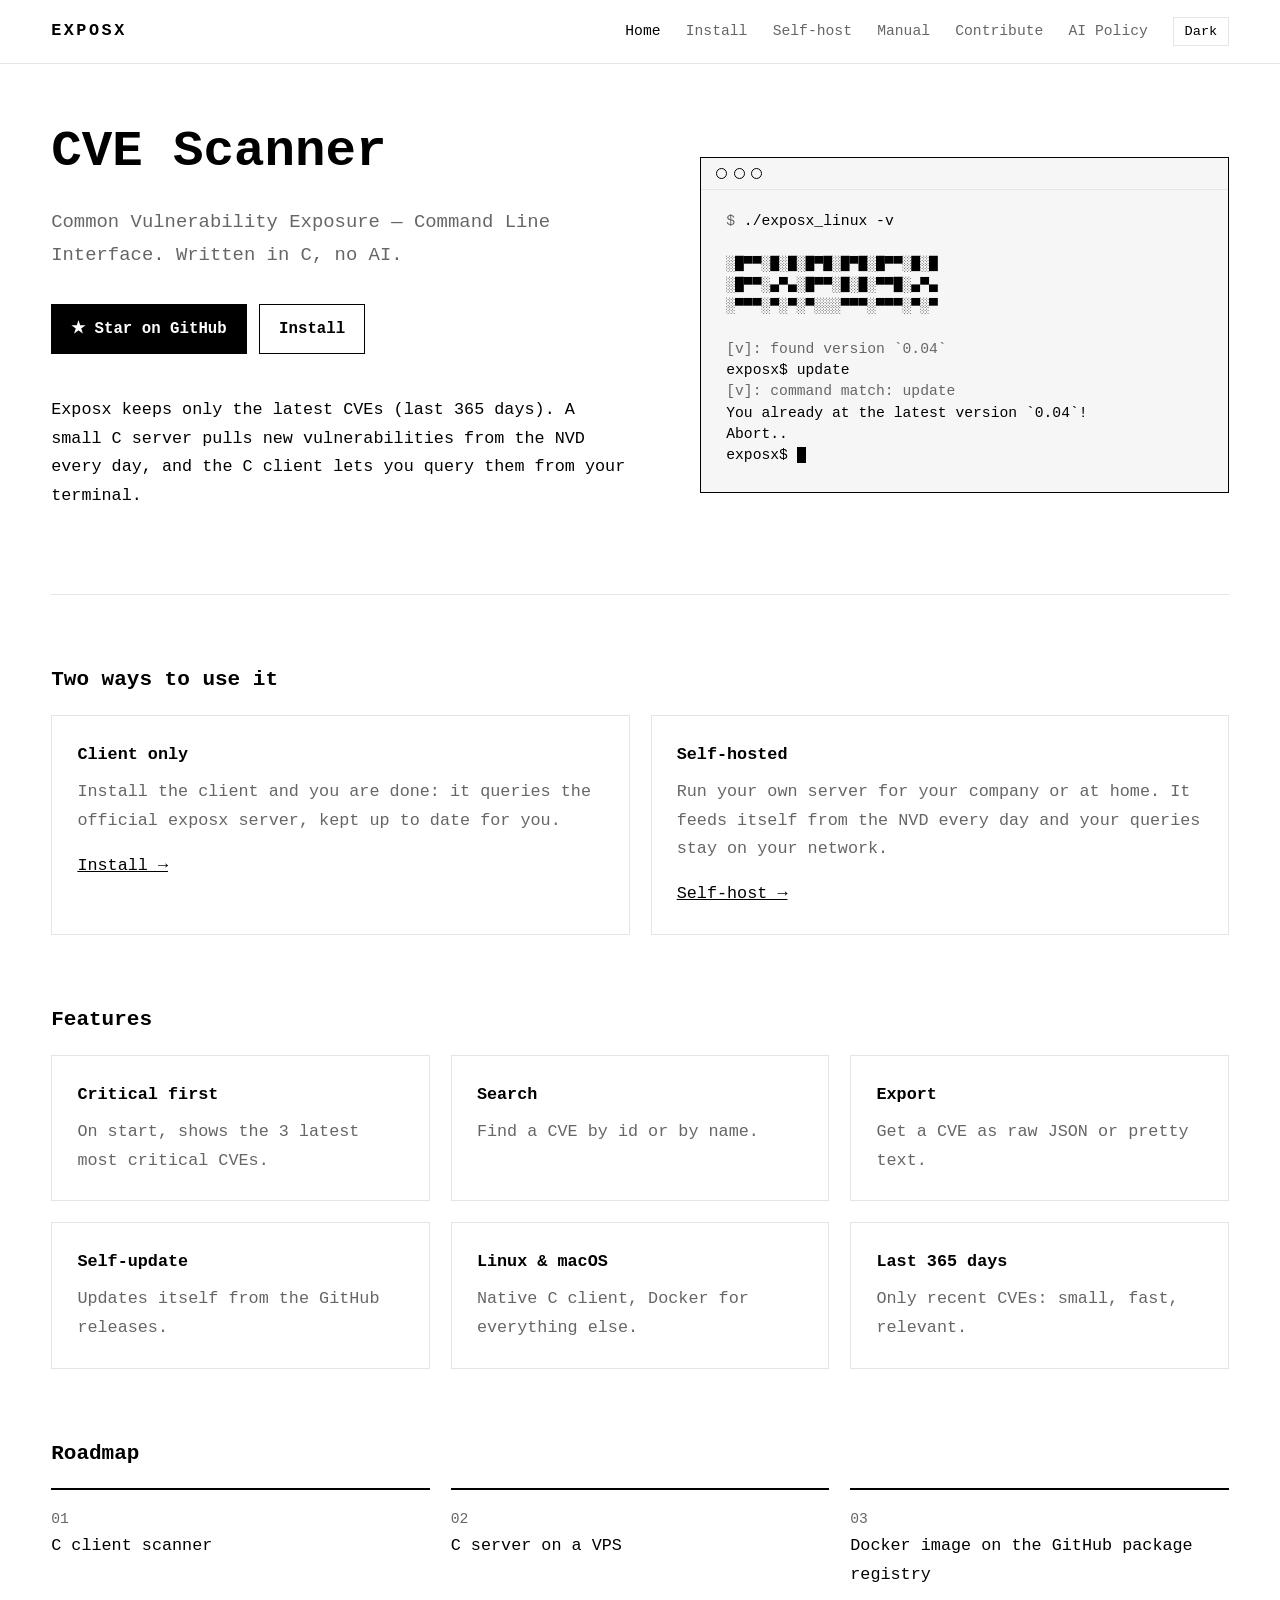
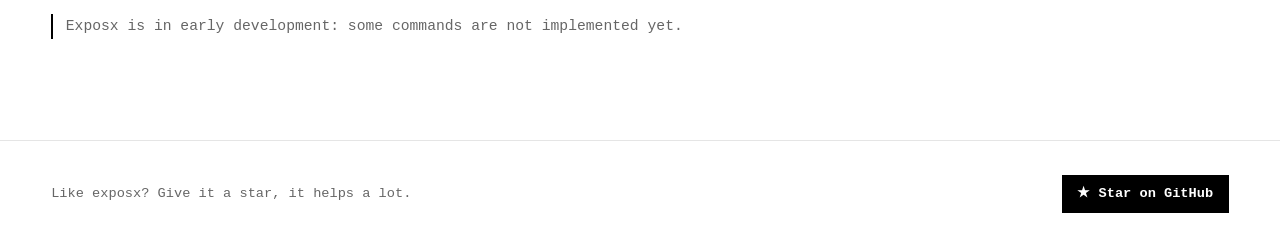
<file: index.html>
<!DOCTYPE html>
<html lang="en">
<head>
<meta charset="UTF-8">
<meta name="viewport" content="width=device-width, initial-scale=1.0">
<title>Exposx</title>
<link rel="stylesheet" href="style.css?v=10">
<script src="theme.js?v=10"></script>
</head>
<body>
<header class="site-header">
  <div class="wrap">
  <a class="logo" href="index.html">EXPOSX</a>
  <nav>
    <a href="index.html" aria-current="page">Home</a>
    <a href="install.html">Install</a>
    <a href="selfhost.html">Self-host</a>
    <a href="manual.html">Manual</a>
    <a href="contribute.html">Contribute</a>
    <a href="aipolicy.html">AI Policy</a>
    <button class="theme-toggle" type="button" aria-label="Toggle theme">Dark</button>
  </nav>
  </div>
</header>
<div class="wrap page">
<main class="home">

  <section class="hero">
    <div class="hero-main">
      <h1>CVE Scanner</h1>
      <p class="lead">Common Vulnerability Exposure — Command Line Interface. Written in C, no AI.</p>
      <p class="cta">
        <a class="star" href="https://github.com/2cat1vim/exposx" target="_blank" rel="noopener">★ Star on GitHub<span class="star-count" hidden></span></a>
        <a class="btn" href="install.html">Install</a>
      </p>
      <p class="hero-text">Exposx keeps only the latest CVEs (last 365 days). A small C server pulls new vulnerabilities from the NVD every day, and the C client lets you query them from your terminal.</p>
    </div>
    <div class="terminal" aria-label="exposx running in a terminal">
      <div class="terminal-bar"><span></span><span></span><span></span></div>
<pre><code><span class="dim">$</span> ./exposx_linux -v

░█▀▀░█░█░█▀█░█▀█░█▀▀░█░█
░█▀▀░▄▀▄░█▀▀░█░█░▀▀█░▄▀▄
░▀▀▀░▀░▀░▀░░░▀▀▀░▀▀▀░▀░▀

<span class="dim">[v]: found version `0.04`</span>
exposx$ update
<span class="dim">[v]: command match: update</span>
You already at the latest version `0.04`!
Abort..
exposx$ <span class="cursor"></span></code></pre>
    </div>
  </section>

  <section>
    <h2>Two ways to use it</h2>
    <div class="grid grid-2">
      <div class="card">
        <h3>Client only</h3>
        <p>Install the client and you are done: it queries the official exposx server, kept up to date for you.</p>
        <a href="install.html">Install →</a>
      </div>
      <div class="card">
        <h3>Self-hosted</h3>
        <p>Run your own server for your company or at home. It feeds itself from the NVD every day and your queries stay on your network.</p>
        <a href="selfhost.html">Self-host →</a>
      </div>
    </div>
  </section>

  <section>
    <h2>Features</h2>
    <div class="grid grid-3">
      <div class="card"><h3>Critical first</h3><p>On start, shows the 3 latest most critical CVEs.</p></div>
      <div class="card"><h3>Search</h3><p>Find a CVE by id or by name.</p></div>
      <div class="card"><h3>Export</h3><p>Get a CVE as raw JSON or pretty text.</p></div>
      <div class="card"><h3>Self-update</h3><p>Updates itself from the GitHub releases.</p></div>
      <div class="card"><h3>Linux &amp; macOS</h3><p>Native C client, Docker for everything else.</p></div>
      <div class="card"><h3>Last 365 days</h3><p>Only recent CVEs: small, fast, relevant.</p></div>
    </div>
  </section>

  <section>
    <h2>Roadmap</h2>
    <ol class="steps">
      <li><span>01</span>C client scanner</li>
      <li><span>02</span>C server on a VPS</li>
      <li><span>03</span>Docker image on the GitHub package registry</li>
    </ol>
    <p class="note">Exposx is in early development: some commands are not implemented yet.</p>
  </section>
</main>
</div>
<footer class="site-footer">
  <div class="wrap">
    <p>Like exposx? Give it a star, it helps a lot.</p>
    <a class="star" href="https://github.com/2cat1vim/exposx" target="_blank" rel="noopener">★ Star on GitHub<span class="star-count" hidden></span></a>
  </div>
</footer>
</body>
</html>
</file>
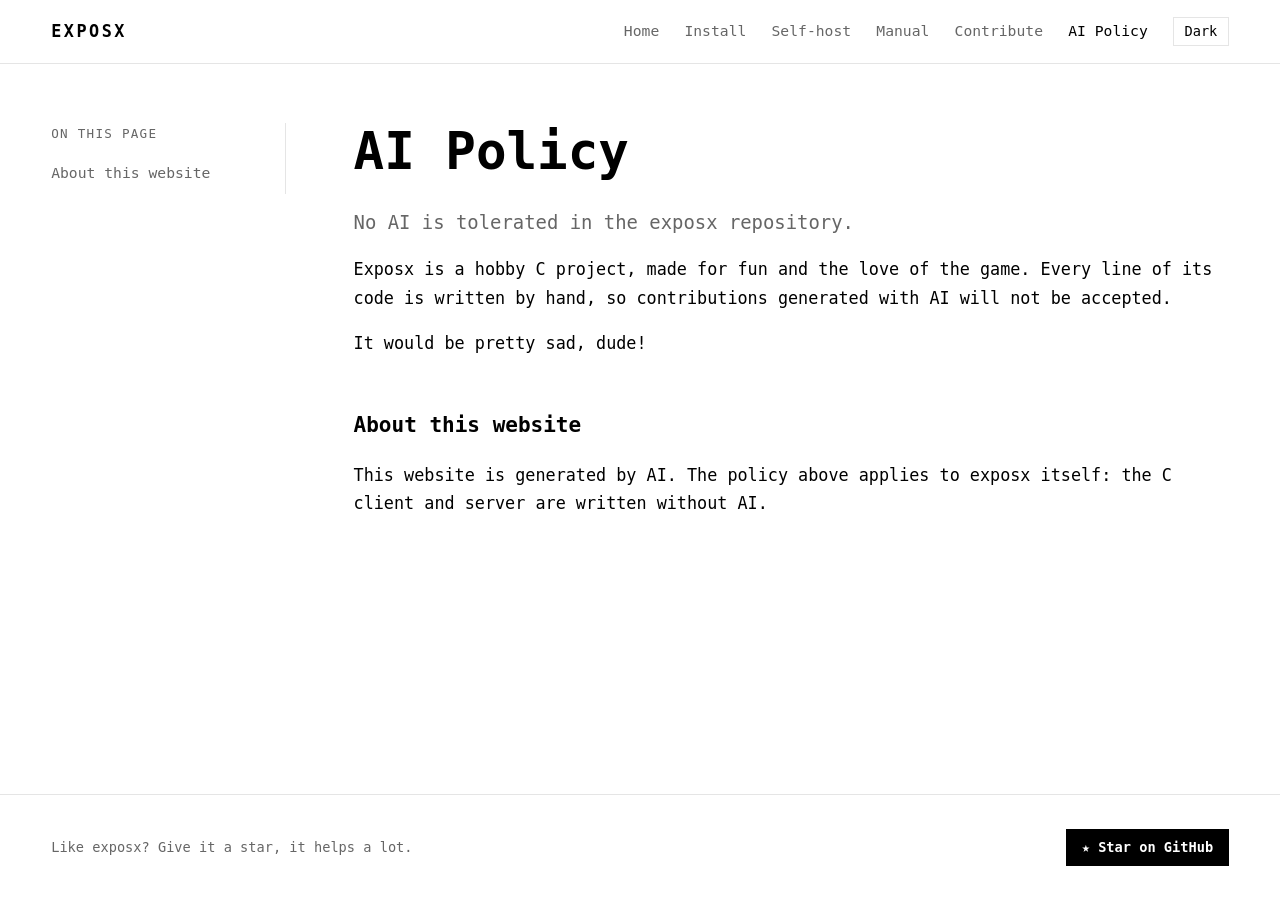
<file: aipolicy.html>
<!DOCTYPE html>
<html lang="en">
<head>
<meta charset="UTF-8">
<meta name="viewport" content="width=device-width, initial-scale=1.0">
<title>Exposx AI Policy</title>
<link rel="stylesheet" href="style.css?v=10">
<script src="theme.js?v=10"></script>
</head>
<body>
<header class="site-header">
  <div class="wrap">
  <a class="logo" href="index.html">EXPOSX</a>
  <nav>
    <a href="index.html">Home</a>
    <a href="install.html">Install</a>
    <a href="selfhost.html">Self-host</a>
    <a href="manual.html">Manual</a>
    <a href="contribute.html">Contribute</a>
    <a href="aipolicy.html" aria-current="page">AI Policy</a>
    <button class="theme-toggle" type="button" aria-label="Toggle theme">Dark</button>
  </nav>
  </div>
</header>
<div class="wrap page">
<div class="docs">
  <aside class="toc">
    <p>On this page</p>
    <ul>
      <li><a href="#about-this-website">About this website</a></li>
    </ul>
  </aside>
  <main>
<h1>AI Policy</h1>
  <p class="lead">No AI is tolerated in the exposx repository.</p>
  <p>Exposx is a hobby C project, made for fun and the love of the game. Every line of its code is written by hand, so contributions generated with AI will not be accepted.</p>
  <p>It would be pretty sad, dude!</p>

  <h2 id="about-this-website">About this website</h2>
  <p>This website is generated by AI. The policy above applies to exposx itself: the C client and server are written without AI.</p>
  </main>
</div>
</div>
<footer class="site-footer">
  <div class="wrap">
    <p>Like exposx? Give it a star, it helps a lot.</p>
    <a class="star" href="https://github.com/2cat1vim/exposx" target="_blank" rel="noopener">★ Star on GitHub<span class="star-count" hidden></span></a>
  </div>
</footer>
</body>
</html>
</file>
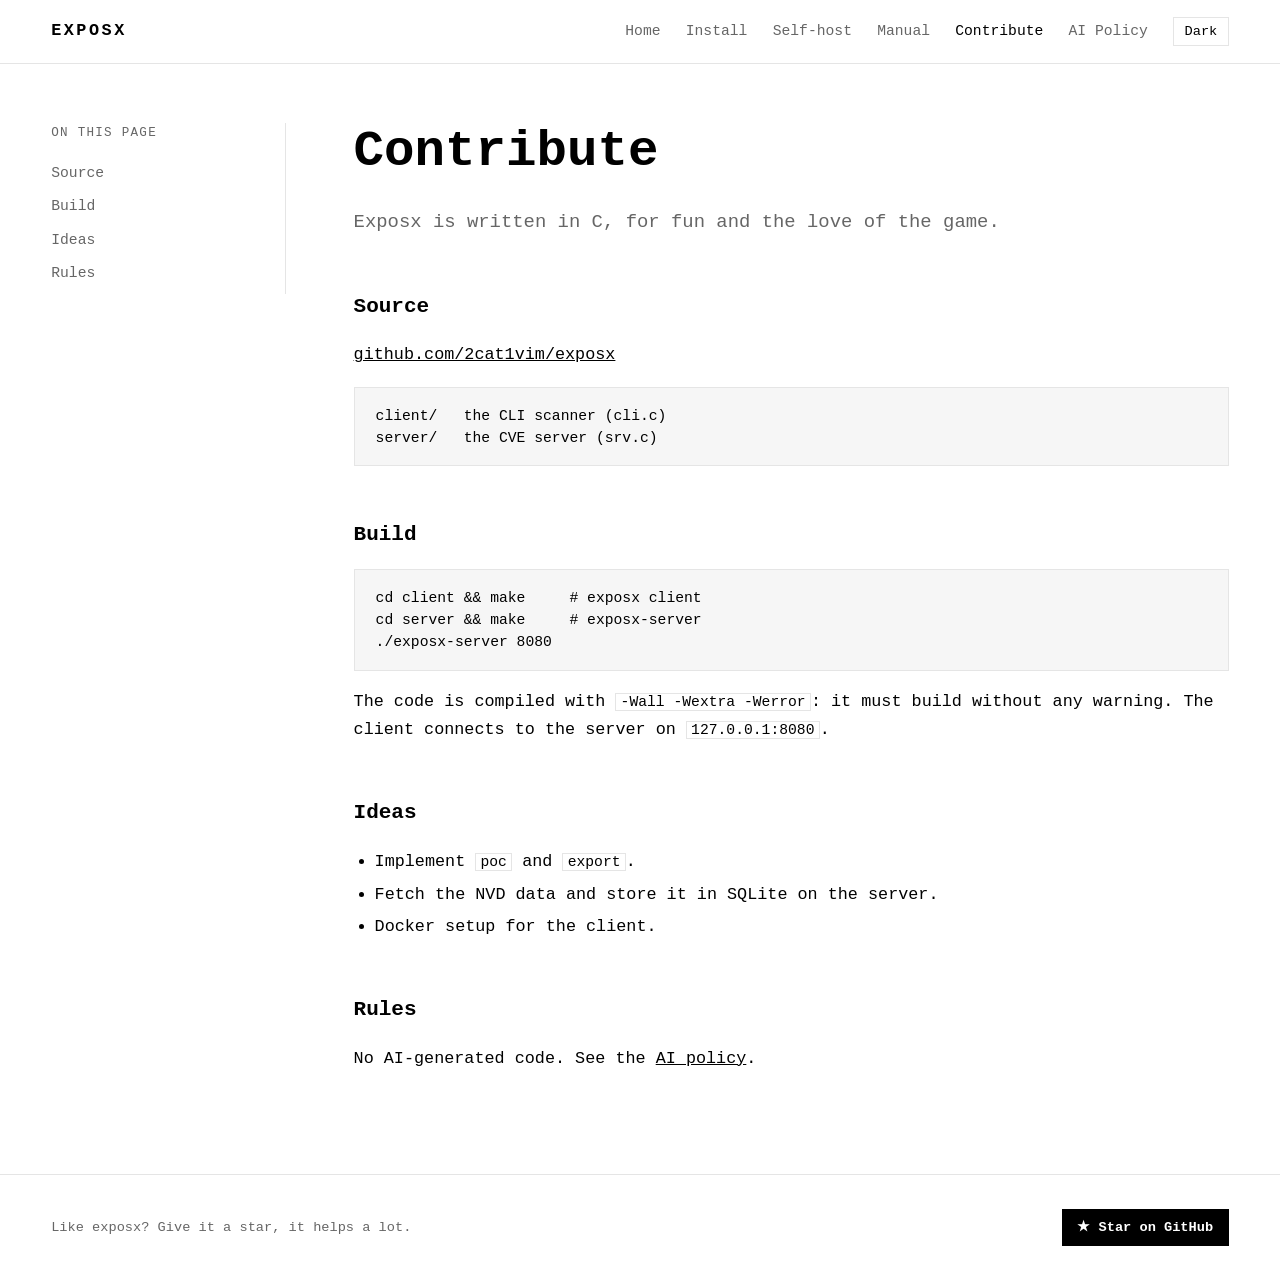
<file: contribute.html>
<!DOCTYPE html>
<html lang="en">
<head>
<meta charset="UTF-8">
<meta name="viewport" content="width=device-width, initial-scale=1.0">
<title>Exposx Contribute</title>
<link rel="stylesheet" href="style.css?v=10">
<script src="theme.js?v=10"></script>
</head>
<body>
<header class="site-header">
  <div class="wrap">
  <a class="logo" href="index.html">EXPOSX</a>
  <nav>
    <a href="index.html">Home</a>
    <a href="install.html">Install</a>
    <a href="selfhost.html">Self-host</a>
    <a href="manual.html">Manual</a>
    <a href="contribute.html" aria-current="page">Contribute</a>
    <a href="aipolicy.html">AI Policy</a>
    <button class="theme-toggle" type="button" aria-label="Toggle theme">Dark</button>
  </nav>
  </div>
</header>
<div class="wrap page">
<div class="docs">
  <aside class="toc">
    <p>On this page</p>
    <ul>
      <li><a href="#source">Source</a></li>
      <li><a href="#build">Build</a></li>
      <li><a href="#ideas">Ideas</a></li>
      <li><a href="#rules">Rules</a></li>
    </ul>
  </aside>
  <main>
<h1>Contribute</h1>
  <p class="lead">Exposx is written in C, for fun and the love of the game.</p>

  <h2 id="source">Source</h2>
  <p><a href="https://github.com/2cat1vim/exposx">github.com/2cat1vim/exposx</a></p>
<pre><code>client/   the CLI scanner (cli.c)
server/   the CVE server (srv.c)</code></pre>

  <h2 id="build">Build</h2>
<pre><code>cd client &amp;&amp; make     # exposx client
cd server &amp;&amp; make     # exposx-server
./exposx-server 8080</code></pre>
  <p>The code is compiled with <code>-Wall -Wextra -Werror</code>: it must build without any warning. The client connects to the server on <code>127.0.0.1:8080</code>.</p>

  <h2 id="ideas">Ideas</h2>
  <ul>
    <li>Implement <code>poc</code> and <code>export</code>.</li>
    <li>Fetch the NVD data and store it in SQLite on the server.</li>
    <li>Docker setup for the client.</li>
  </ul>

  <h2 id="rules">Rules</h2>
  <p>No AI-generated code. See the <a href="aipolicy.html">AI policy</a>.</p>
  </main>
</div>
</div>
<footer class="site-footer">
  <div class="wrap">
    <p>Like exposx? Give it a star, it helps a lot.</p>
    <a class="star" href="https://github.com/2cat1vim/exposx" target="_blank" rel="noopener">★ Star on GitHub<span class="star-count" hidden></span></a>
  </div>
</footer>
</body>
</html>
</file>
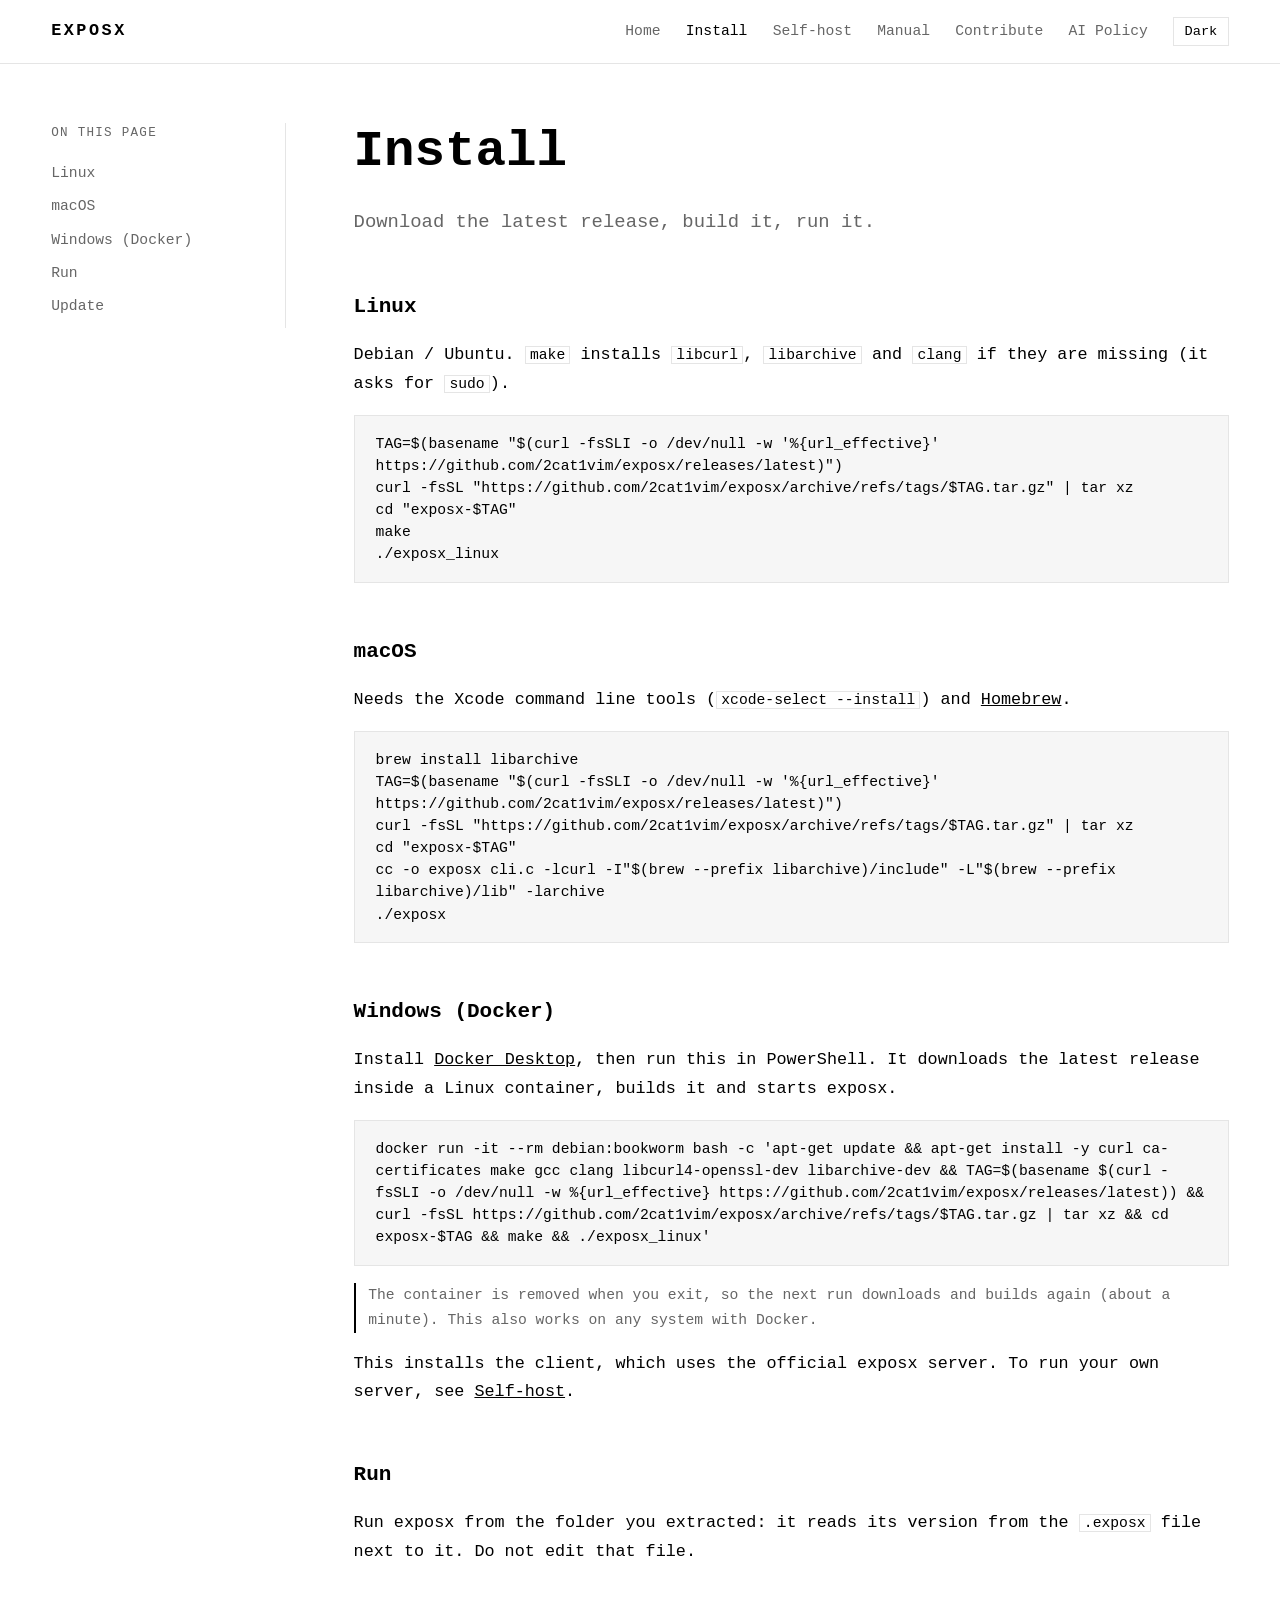
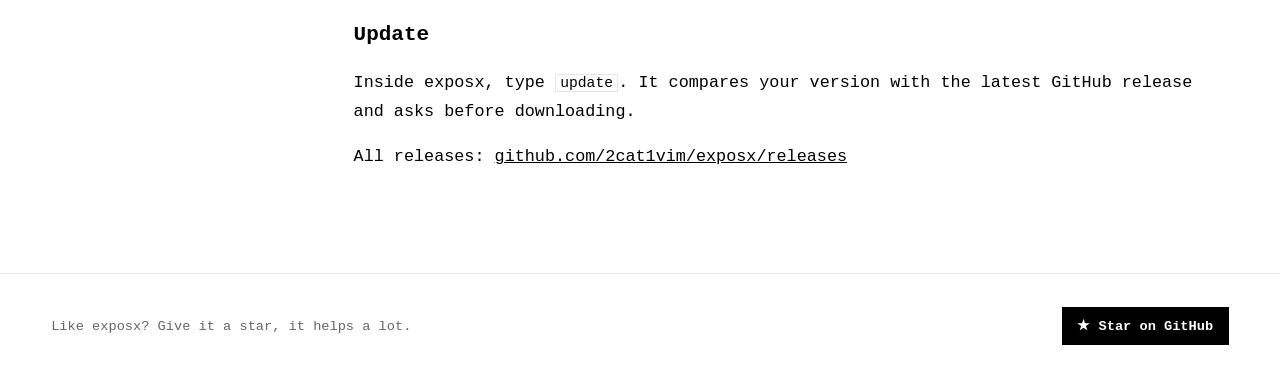
<file: install.html>
<!DOCTYPE html>
<html lang="en">
<head>
<meta charset="UTF-8">
<meta name="viewport" content="width=device-width, initial-scale=1.0">
<title>Exposx Install</title>
<link rel="stylesheet" href="style.css?v=10">
<script src="theme.js?v=10"></script>
</head>
<body>
<header class="site-header">
  <div class="wrap">
  <a class="logo" href="index.html">EXPOSX</a>
  <nav>
    <a href="index.html">Home</a>
    <a href="install.html" aria-current="page">Install</a>
    <a href="selfhost.html">Self-host</a>
    <a href="manual.html">Manual</a>
    <a href="contribute.html">Contribute</a>
    <a href="aipolicy.html">AI Policy</a>
    <button class="theme-toggle" type="button" aria-label="Toggle theme">Dark</button>
  </nav>
  </div>
</header>
<div class="wrap page">
<div class="docs">
  <aside class="toc">
    <p>On this page</p>
    <ul>
      <li><a href="#linux">Linux</a></li>
      <li><a href="#macos">macOS</a></li>
      <li><a href="#windows-docker">Windows (Docker)</a></li>
      <li><a href="#run">Run</a></li>
      <li><a href="#update">Update</a></li>
    </ul>
  </aside>
  <main>
<h1>Install</h1>
  <p class="lead">Download the latest release, build it, run it.</p>

  <h2 id="linux">Linux</h2>
  <p>Debian / Ubuntu. <code>make</code> installs <code>libcurl</code>, <code>libarchive</code> and <code>clang</code> if they are missing (it asks for <code>sudo</code>).</p>
<pre><code>TAG=$(basename "$(curl -fsSLI -o /dev/null -w '%{url_effective}' https://github.com/2cat1vim/exposx/releases/latest)")
curl -fsSL "https://github.com/2cat1vim/exposx/archive/refs/tags/$TAG.tar.gz" | tar xz
cd "exposx-$TAG"
make
./exposx_linux</code></pre>

  <h2 id="macos">macOS</h2>
  <p>Needs the Xcode command line tools (<code>xcode-select --install</code>) and <a href="https://brew.sh">Homebrew</a>.</p>
<pre><code>brew install libarchive
TAG=$(basename "$(curl -fsSLI -o /dev/null -w '%{url_effective}' https://github.com/2cat1vim/exposx/releases/latest)")
curl -fsSL "https://github.com/2cat1vim/exposx/archive/refs/tags/$TAG.tar.gz" | tar xz
cd "exposx-$TAG"
cc -o exposx cli.c -lcurl -I"$(brew --prefix libarchive)/include" -L"$(brew --prefix libarchive)/lib" -larchive
./exposx</code></pre>

  <h2 id="windows-docker">Windows (Docker)</h2>
  <p>Install <a href="https://www.docker.com/products/docker-desktop/">Docker Desktop</a>, then run this in PowerShell. It downloads the latest release inside a Linux container, builds it and starts exposx.</p>
<pre><code>docker run -it --rm debian:bookworm bash -c 'apt-get update && apt-get install -y curl ca-certificates make gcc clang libcurl4-openssl-dev libarchive-dev && TAG=$(basename $(curl -fsSLI -o /dev/null -w %{url_effective} https://github.com/2cat1vim/exposx/releases/latest)) && curl -fsSL https://github.com/2cat1vim/exposx/archive/refs/tags/$TAG.tar.gz | tar xz && cd exposx-$TAG && make && ./exposx_linux'</code></pre>
  <p class="note">The container is removed when you exit, so the next run downloads and builds again (about a minute). This also works on any system with Docker.</p>

  <p>This installs the client, which uses the official exposx server. To run your own server, see <a href="selfhost.html">Self-host</a>.</p>

  <h2 id="run">Run</h2>
  <p>Run exposx from the folder you extracted: it reads its version from the <code>.exposx</code> file next to it. Do not edit that file.</p>

  <h2 id="update">Update</h2>
  <p>Inside exposx, type <code>update</code>. It compares your version with the latest GitHub release and asks before downloading.</p>

  <p>All releases: <a href="https://github.com/2cat1vim/exposx/releases">github.com/2cat1vim/exposx/releases</a></p>
  </main>
</div>
</div>
<footer class="site-footer">
  <div class="wrap">
    <p>Like exposx? Give it a star, it helps a lot.</p>
    <a class="star" href="https://github.com/2cat1vim/exposx" target="_blank" rel="noopener">★ Star on GitHub<span class="star-count" hidden></span></a>
  </div>
</footer>
</body>
</html>
</file>
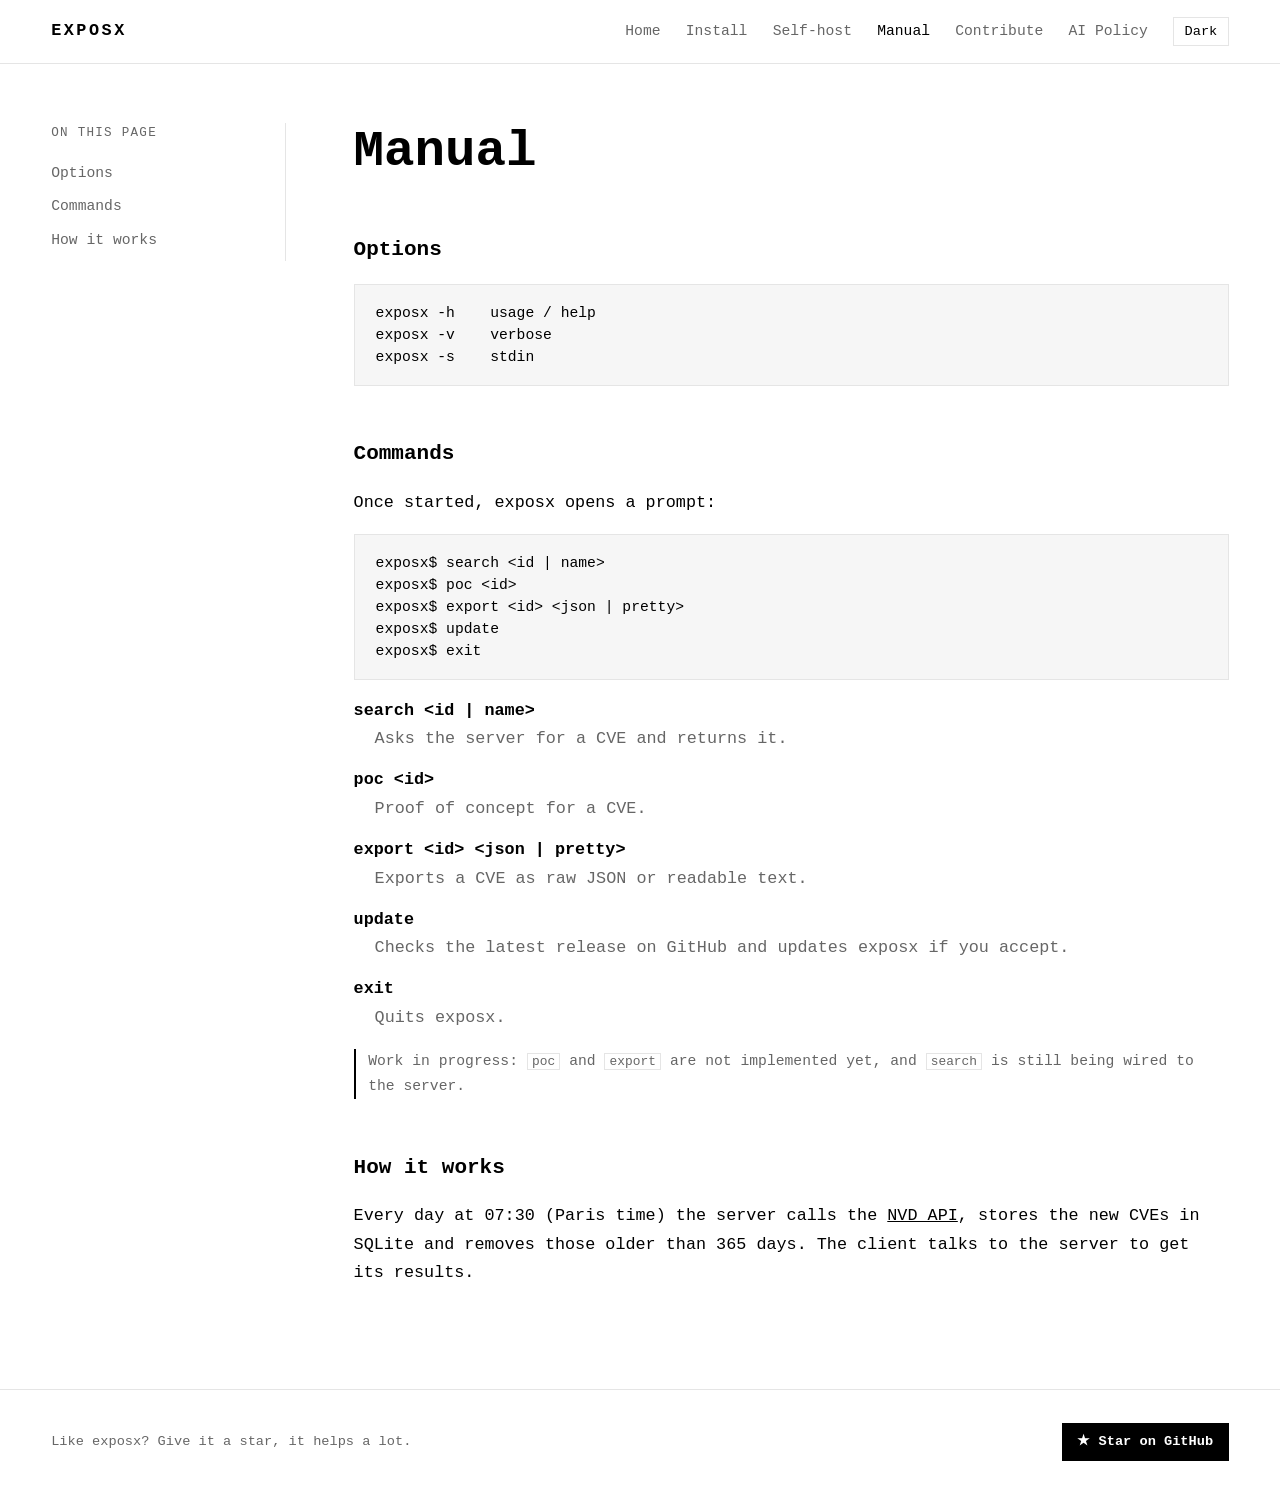
<file: manual.html>
<!DOCTYPE html>
<html lang="en">
<head>
<meta charset="UTF-8">
<meta name="viewport" content="width=device-width, initial-scale=1.0">
<title>Exposx Manual</title>
<link rel="stylesheet" href="style.css?v=10">
<script src="theme.js?v=10"></script>
</head>
<body>
<header class="site-header">
  <div class="wrap">
  <a class="logo" href="index.html">EXPOSX</a>
  <nav>
    <a href="index.html">Home</a>
    <a href="install.html">Install</a>
    <a href="selfhost.html">Self-host</a>
    <a href="manual.html" aria-current="page">Manual</a>
    <a href="contribute.html">Contribute</a>
    <a href="aipolicy.html">AI Policy</a>
    <button class="theme-toggle" type="button" aria-label="Toggle theme">Dark</button>
  </nav>
  </div>
</header>
<div class="wrap page">
<div class="docs">
  <aside class="toc">
    <p>On this page</p>
    <ul>
      <li><a href="#options">Options</a></li>
      <li><a href="#commands">Commands</a></li>
      <li><a href="#how-it-works">How it works</a></li>
    </ul>
  </aside>
  <main>
<h1>Manual</h1>

  <h2 id="options">Options</h2>
<pre><code>exposx -h    usage / help
exposx -v    verbose
exposx -s    stdin</code></pre>

  <h2 id="commands">Commands</h2>
  <p>Once started, exposx opens a prompt:</p>
<pre><code>exposx$ search &lt;id | name&gt;
exposx$ poc &lt;id&gt;
exposx$ export &lt;id&gt; &lt;json | pretty&gt;
exposx$ update
exposx$ exit</code></pre>

  <dl>
    <dt>search &lt;id | name&gt;</dt>
    <dd>Asks the server for a CVE and returns it.</dd>
    <dt>poc &lt;id&gt;</dt>
    <dd>Proof of concept for a CVE.</dd>
    <dt>export &lt;id&gt; &lt;json | pretty&gt;</dt>
    <dd>Exports a CVE as raw JSON or readable text.</dd>
    <dt>update</dt>
    <dd>Checks the latest release on GitHub and updates exposx if you accept.</dd>
    <dt>exit</dt>
    <dd>Quits exposx.</dd>
  </dl>
  <p class="note">Work in progress: <code>poc</code> and <code>export</code> are not implemented yet, and <code>search</code> is still being wired to the server.</p>

  <h2 id="how-it-works">How it works</h2>
  <p>Every day at 07:30 (Paris time) the server calls the <a href="https://nvd.nist.gov/developers/vulnerabilities">NVD API</a>, stores the new CVEs in SQLite and removes those older than 365 days. The client talks to the server to get its results.</p>
  </main>
</div>
</div>
<footer class="site-footer">
  <div class="wrap">
    <p>Like exposx? Give it a star, it helps a lot.</p>
    <a class="star" href="https://github.com/2cat1vim/exposx" target="_blank" rel="noopener">★ Star on GitHub<span class="star-count" hidden></span></a>
  </div>
</footer>
</body>
</html>
</file>
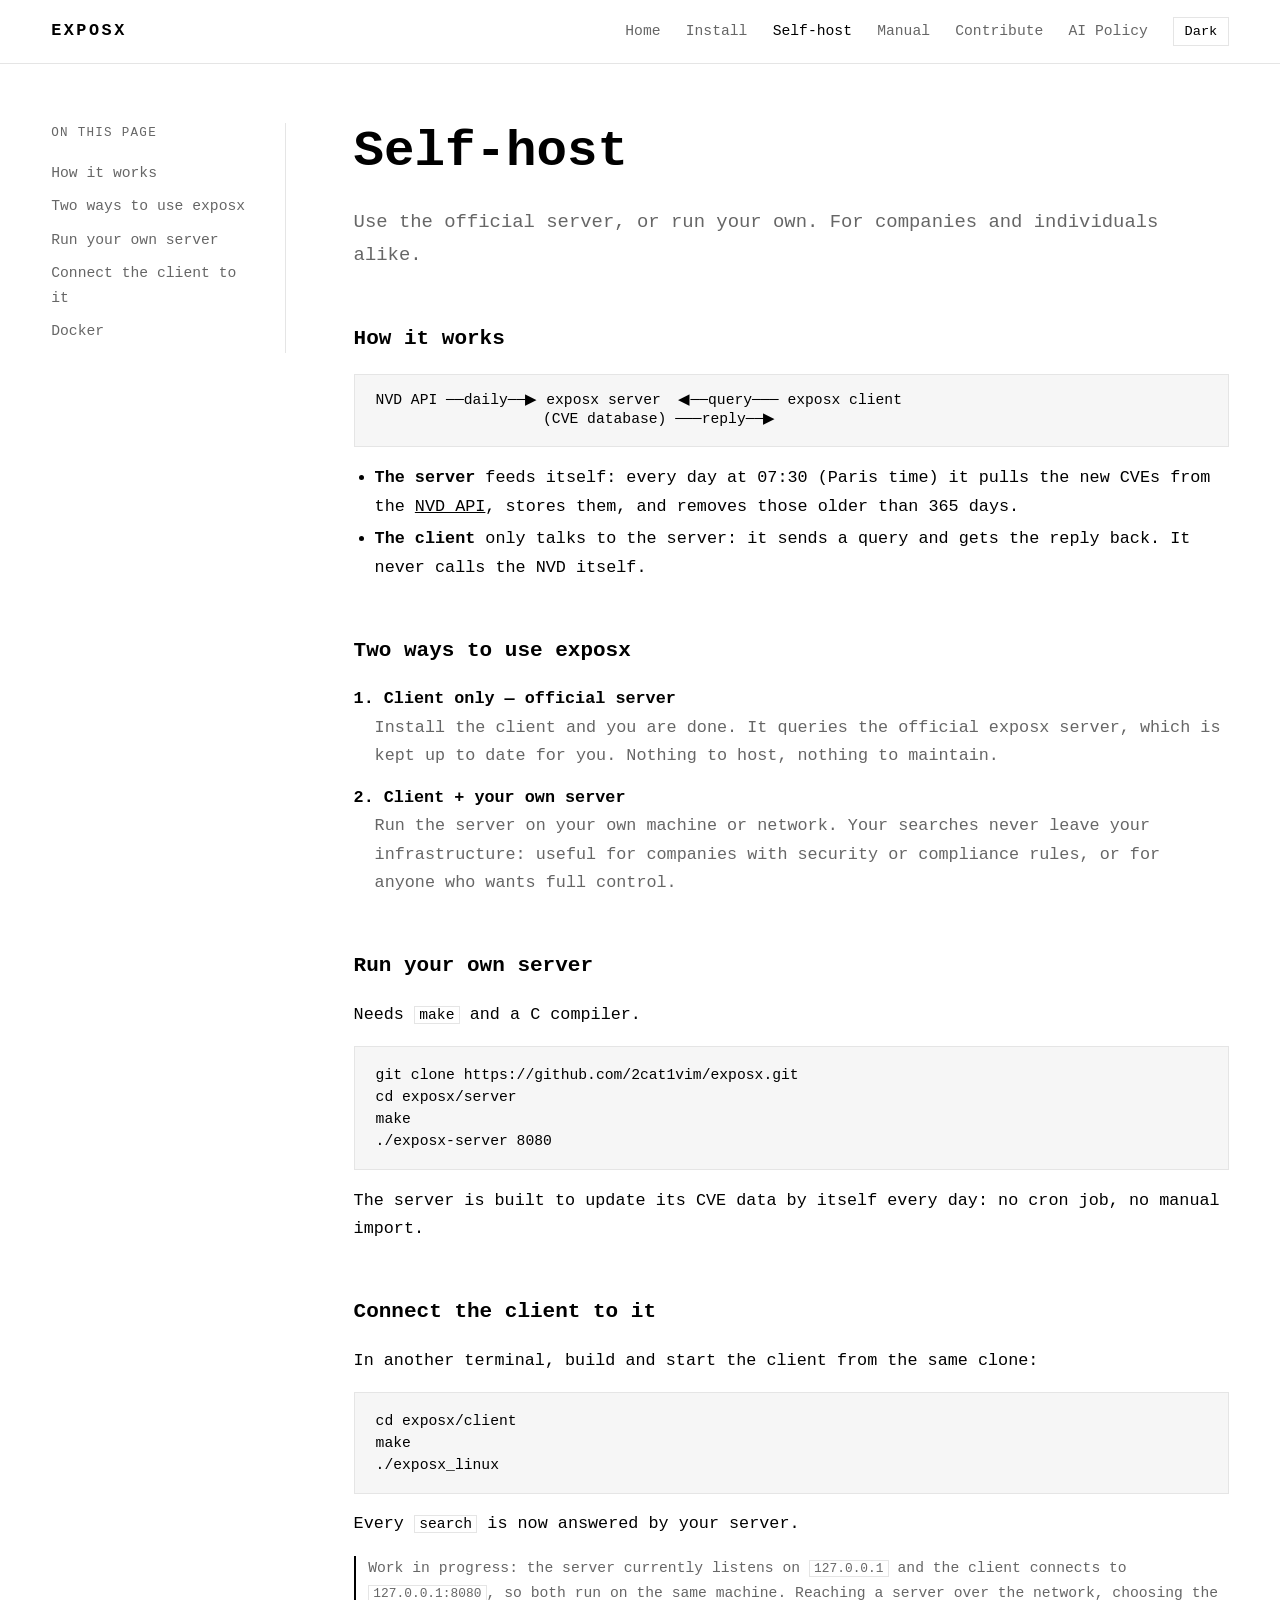
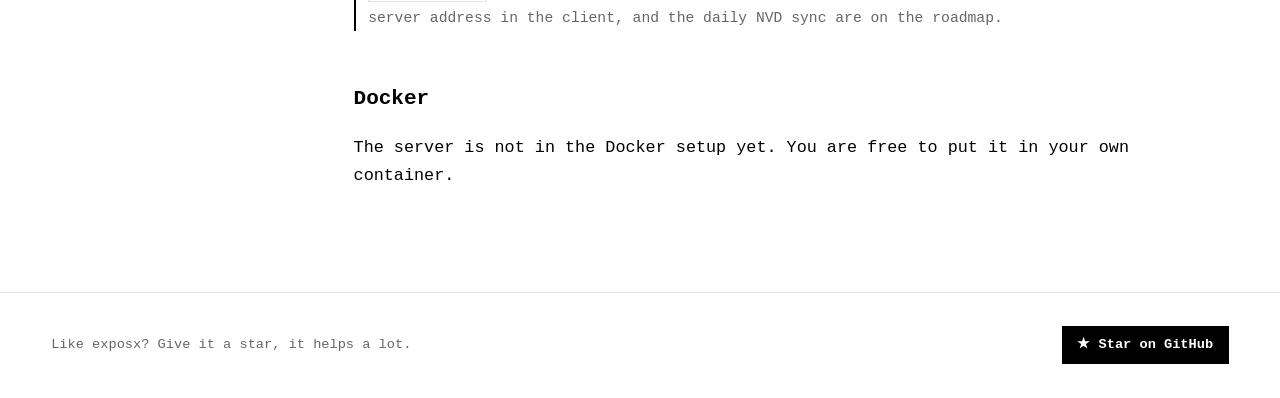
<file: selfhost.html>
<!DOCTYPE html>
<html lang="en">
<head>
<meta charset="UTF-8">
<meta name="viewport" content="width=device-width, initial-scale=1.0">
<title>Exposx Self-host</title>
<link rel="stylesheet" href="style.css?v=10">
<script src="theme.js?v=10"></script>
</head>
<body>
<header class="site-header">
  <div class="wrap">
  <a class="logo" href="index.html">EXPOSX</a>
  <nav>
    <a href="index.html">Home</a>
    <a href="install.html">Install</a>
    <a href="selfhost.html" aria-current="page">Self-host</a>
    <a href="manual.html">Manual</a>
    <a href="contribute.html">Contribute</a>
    <a href="aipolicy.html">AI Policy</a>
    <button class="theme-toggle" type="button" aria-label="Toggle theme">Dark</button>
  </nav>
  </div>
</header>
<div class="wrap page">
<div class="docs">
  <aside class="toc">
    <p>On this page</p>
    <ul>
      <li><a href="#how-it-works">How it works</a></li>
      <li><a href="#two-ways-to-use-exposx">Two ways to use exposx</a></li>
      <li><a href="#run-your-own-server">Run your own server</a></li>
      <li><a href="#connect-the-client-to-it">Connect the client to it</a></li>
      <li><a href="#docker">Docker</a></li>
    </ul>
  </aside>
  <main>
<h1>Self-host</h1>
  <p class="lead">Use the official server, or run your own. For companies and individuals alike.</p>

  <h2 id="how-it-works">How it works</h2>
<pre class="diagram diagram-wide"><code>NVD API ──daily──▶ exposx server  ◀──query─── exposx client
                   (CVE database) ───reply──▶</code></pre>
<pre class="diagram diagram-narrow"><code>NVD API
   │  daily update
   ▼
exposx server   (CVE database)
   ▲  query
   │  reply
   ▼
exposx client</code></pre>
  <ul>
    <li><strong>The server</strong> feeds itself: every day at 07:30 (Paris time) it pulls the new CVEs from the <a href="https://nvd.nist.gov/developers/vulnerabilities">NVD API</a>, stores them, and removes those older than 365 days.</li>
    <li><strong>The client</strong> only talks to the server: it sends a query and gets the reply back. It never calls the NVD itself.</li>
  </ul>

  <h2 id="two-ways-to-use-exposx">Two ways to use exposx</h2>
  <dl>
    <dt>1. Client only — official server</dt>
    <dd>Install the client and you are done. It queries the official exposx server, which is kept up to date for you. Nothing to host, nothing to maintain.</dd>
    <dt>2. Client + your own server</dt>
    <dd>Run the server on your own machine or network. Your searches never leave your infrastructure: useful for companies with security or compliance rules, or for anyone who wants full control.</dd>
  </dl>

  <h2 id="run-your-own-server">Run your own server</h2>
  <p>Needs <code>make</code> and a C compiler.</p>
<pre><code>git clone https://github.com/2cat1vim/exposx.git
cd exposx/server
make
./exposx-server 8080</code></pre>
  <p>The server is built to update its CVE data by itself every day: no cron job, no manual import.</p>

  <h2 id="connect-the-client-to-it">Connect the client to it</h2>
  <p>In another terminal, build and start the client from the same clone:</p>
<pre><code>cd exposx/client
make
./exposx_linux</code></pre>
  <p>Every <code>search</code> is now answered by your server.</p>

  <p class="note">Work in progress: the server currently listens on <code>127.0.0.1</code> and the client connects to <code>127.0.0.1:8080</code>, so both run on the same machine. Reaching a server over the network, choosing the server address in the client, and the daily NVD sync are on the roadmap.</p>

  <h2 id="docker">Docker</h2>
  <p>The server is not in the Docker setup yet. You are free to put it in your own container.</p>
  </main>
</div>
</div>
<footer class="site-footer">
  <div class="wrap">
    <p>Like exposx? Give it a star, it helps a lot.</p>
    <a class="star" href="https://github.com/2cat1vim/exposx" target="_blank" rel="noopener">★ Star on GitHub<span class="star-count" hidden></span></a>
  </div>
</footer>
</body>
</html>
</file>
<file: style.css>
:root {
  --bg: #ffffff;
  --fg: #000000;
  --muted: #666666;
  --line: #e5e5e5;
  --soft: #f6f6f6;
  --gutter: clamp(1.25rem, 4vw, 4rem);
}

@media (prefers-color-scheme: dark) {
  :root:not([data-theme="light"]) {
    --bg: #000000;
    --fg: #ffffff;
    --muted: #999999;
    --line: #262626;
    --soft: #0d0d0d;
  }
}

:root[data-theme="dark"] {
  --bg: #000000;
  --fg: #ffffff;
  --muted: #999999;
  --line: #262626;
  --soft: #0d0d0d;
}

* { box-sizing: border-box; margin: 0; padding: 0; }

html {
  color-scheme: light dark;
  font-size: clamp(1rem, 0.85rem + 0.25vw, 1.25rem);
  -webkit-text-size-adjust: 100%;
  text-size-adjust: 100%;
  scroll-padding-top: 5rem;
}
:root[data-theme="light"] { color-scheme: light; }
:root[data-theme="dark"] { color-scheme: dark; }

body {
  background: var(--bg);
  color: var(--fg);
  font-family: ui-monospace, "SF Mono", Menlo, Consolas, monospace;
  line-height: 1.7;
  min-height: 100vh;
  display: flex;
  flex-direction: column;
}

/* full-width container */
.wrap {
  width: 100%;
  max-width: 120rem;
  margin: 0 auto;
  padding: 0 var(--gutter);
}

/* header: full width, sticky */
.site-header {
  z-index: 10;
  background: var(--bg);
  border-bottom: 1px solid var(--line);
}

@media (min-width: 48em) {
  .site-header { position: sticky; top: 0; }
}

.site-header .wrap {
  display: flex;
  flex-wrap: wrap;
  justify-content: space-between;
  align-items: center;
  gap: 0.75rem 2rem;
  padding-top: 1rem;
  padding-bottom: 1rem;
}

.logo {
  font-weight: 700;
  letter-spacing: 0.15em;
  color: var(--fg);
  text-decoration: none;
}

nav { display: flex; flex-wrap: wrap; align-items: center; gap: 0.5rem 1.5rem; }

nav a {
  color: var(--muted);
  text-decoration: none;
  font-size: 0.875rem;
}

nav a:hover,
nav a[aria-current="page"] { color: var(--fg); }

.theme-toggle {
  background: none;
  border: 1px solid var(--line);
  color: var(--fg);
  font: inherit;
  font-size: 0.8125rem;
  padding: 0.125rem 0.625rem;
  cursor: pointer;
}

.theme-toggle:hover { border-color: var(--fg); }

.page { flex: 1; padding-top: 3.5rem; padding-bottom: 5rem; }

/* typography */
h1 {
  font-size: clamp(2rem, 1.5rem + 2vw, 3.5rem);
  line-height: 1.15;
  font-weight: 700;
  margin-bottom: 1.5rem;
}

h2 {
  font-size: 1.25rem;
  font-weight: 700;
  margin: 3rem 0 1rem;
}

h3 { font-size: 1rem; font-weight: 700; margin-bottom: 0.5rem; }

p { margin-bottom: 1rem; }

.lead { color: var(--muted); font-size: 1.125rem; }

a { color: var(--fg); }

ul, ol { margin: 0 0 1rem 1.25rem; }
li { margin-bottom: 0.25rem; }

code {
  font-family: inherit;
  font-size: 0.875em;
  border: 1px solid var(--line);
  padding: 0 0.25rem;
}

pre {
  font-size: 0.875rem;
  line-height: 1.5;
  background: var(--soft);
  border: 1px solid var(--line);
  padding: 1rem 1.25rem;
  margin-bottom: 1rem;
  overflow-x: auto;
  white-space: pre-wrap;
  overflow-wrap: anywhere;
}

pre code { border: 0; padding: 0; font-size: inherit; }

pre.diagram { white-space: pre; overflow-wrap: normal; line-height: 1.3; }
pre.diagram-wide { display: none; }

@media (min-width: 48em) {
  pre.diagram-wide { display: block; }
  pre.diagram-narrow { display: none; }
}

pre.banner {
  white-space: pre;
  background: none;
  border: 0;
  padding: 0;
  line-height: 1.2;
  margin-bottom: 2rem;
}

dl { margin-bottom: 1rem; }
dt { font-weight: 700; margin-top: 0.75rem; }
dd { margin-left: 1.25rem; color: var(--muted); }

.note {
  color: var(--muted);
  font-size: 0.875rem;
  border-left: 2px solid var(--fg);
  padding-left: 0.75rem;
}

/* docs pages: sticky table of contents + content */
.docs { display: block; }

.toc { display: none; }

@media (min-width: 60em) {
  .docs {
    display: grid;
    grid-template-columns: 14rem minmax(0, 1fr);
    gap: 4rem;
    align-items: start;
  }

  .toc {
    display: block;
    position: sticky;
    top: 6rem;
    font-size: 0.875rem;
    border-right: 1px solid var(--line);
    padding-right: 1.5rem;
  }

  .toc p { color: var(--muted); font-size: 0.75rem; text-transform: uppercase; letter-spacing: 0.1em; }
  .toc ul { list-style: none; margin: 0; }
  .toc li { margin: 0.5rem 0; }
  .toc a { color: var(--muted); text-decoration: none; }
  .toc a:hover { color: var(--fg); }
}

.docs main { max-width: 62rem; }

/* home */
.hero {
  display: grid;
  gap: 3rem;
  align-items: center;
  padding-bottom: 4rem;
  border-bottom: 1px solid var(--line);
}

@media (min-width: 64em) {
  .hero { grid-template-columns: minmax(0, 1.1fr) minmax(0, 1fr); gap: 4rem; }
}

.terminal {
  border: 1px solid var(--fg);
  background: var(--soft);
  min-width: 0;
}

.terminal-bar {
  display: flex;
  gap: 0.4rem;
  padding: 0.6rem 0.9rem;
  border-bottom: 1px solid var(--line);
}

.terminal-bar span {
  width: 0.65rem;
  height: 0.65rem;
  border: 1px solid var(--fg);
  border-radius: 50%;
}

.terminal pre {
  border: 0;
  margin: 0;
  background: none;
  white-space: pre;
  overflow-wrap: normal;
  line-height: 1.45;
  padding: 1.25rem 1.5rem 1.5rem;
}

.terminal .dim { color: var(--muted); }

.cursor {
  display: inline-block;
  width: 0.6em;
  height: 1.1em;
  vertical-align: text-bottom;
  background: var(--fg);
  animation: blink 1.1s steps(1) infinite;
}

@keyframes blink { 50% { opacity: 0; } }

@media (prefers-reduced-motion: reduce) { .cursor { animation: none; } }

.hero-text { max-width: 48rem; }

.home h2 { margin-top: 4rem; }

.grid { display: grid; gap: 1.25rem; }
.grid-2 { grid-template-columns: repeat(auto-fit, minmax(min(100%, 22rem), 1fr)); }
.grid-3 { grid-template-columns: 1fr; }

@media (min-width: 40em) { .grid-3 { grid-template-columns: repeat(2, minmax(0, 1fr)); } }
@media (min-width: 64em) { .grid-3 { grid-template-columns: repeat(3, minmax(0, 1fr)); } }

.card {
  border: 1px solid var(--line);
  padding: 1.5rem;
  transition: border-color .15s ease;
}

.card:hover { border-color: var(--fg); }
.card p { color: var(--muted); }
.card p:last-child { margin-bottom: 0; }

.steps {
  list-style: none;
  margin: 0 0 1.5rem;
  display: grid;
  grid-template-columns: repeat(auto-fit, minmax(min(100%, 14rem), 1fr));
  gap: 1.25rem;
}

.steps li {
  border-top: 2px solid var(--fg);
  padding-top: 1rem;
  margin: 0;
}

.steps span { display: block; color: var(--muted); font-size: 0.875rem; }

/* buttons */
.cta { display: flex; flex-wrap: wrap; gap: 0.75rem; margin: 2rem 0 2.5rem; }

.star,
.btn {
  display: inline-flex;
  align-items: center;
  gap: 0.625rem;
  font-size: 0.9375rem;
  font-weight: 700;
  text-decoration: none;
  padding: 0.625rem 1.125rem;
  border: 1px solid var(--fg);
  transition: transform .1s ease;
}

.star { background: var(--fg); color: var(--bg); }
.btn { background: none; color: var(--fg); }

.star:hover,
.btn:hover { transform: translateY(-2px); }

.star-count {
  font-weight: 400;
  padding-left: 0.625rem;
  border-left: 1px solid var(--bg);
}

/* footer: full width */
.site-footer {
  border-top: 1px solid var(--line);
  color: var(--muted);
  font-size: 0.8125rem;
}

.site-footer .wrap {
  display: flex;
  flex-wrap: wrap;
  justify-content: space-between;
  align-items: center;
  gap: 1rem;
  padding-top: 2rem;
  padding-bottom: 2rem;
}

.site-footer p { margin: 0; }
.site-footer .star { color: var(--bg); font-size: 0.8125rem; padding: 0.375rem 0.875rem; }
</file>
